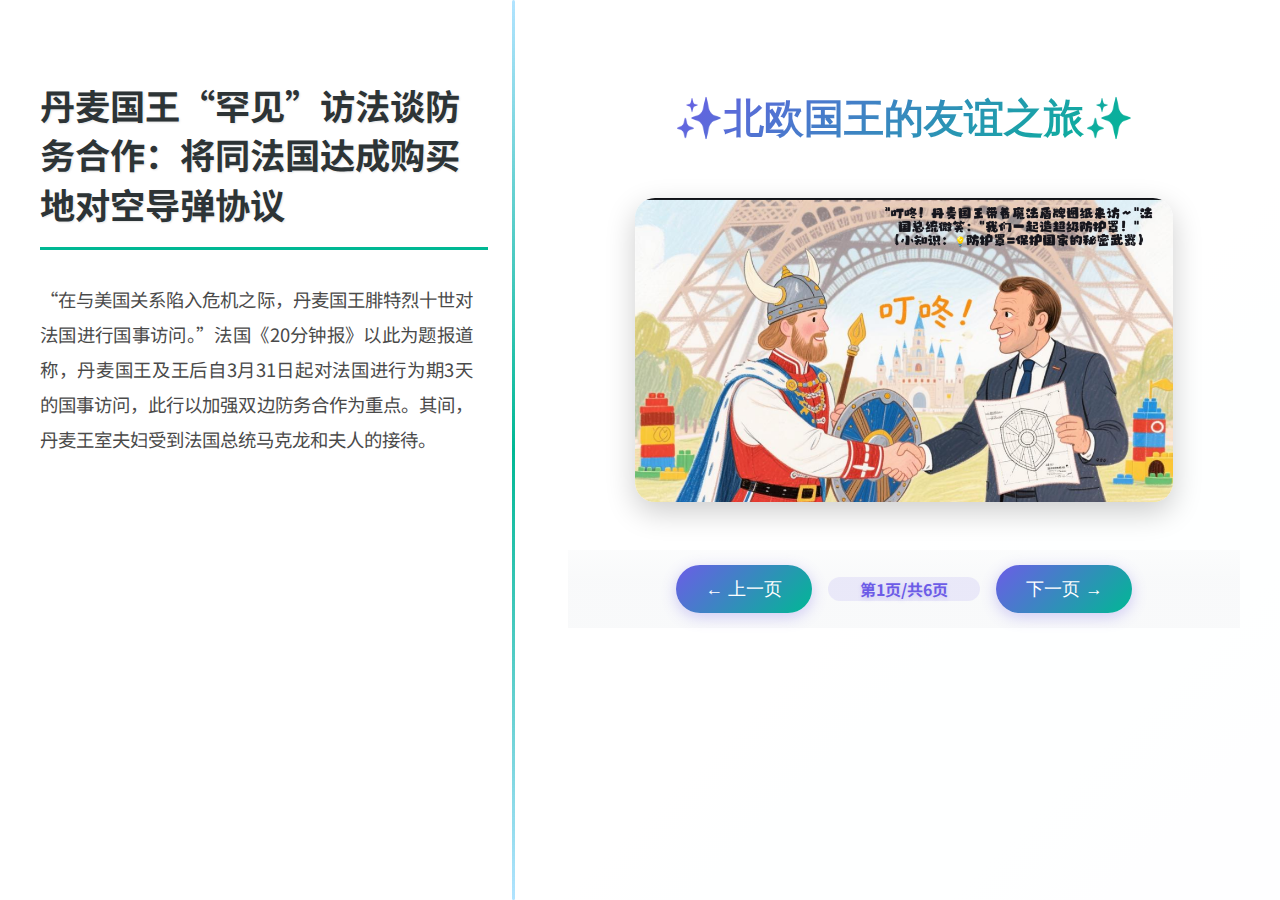
<file: 《北欧国王的友谊之旅》/index.html>
<!-- index.html -->
<!DOCTYPE html>
<html>
<head>
    <meta charset="UTF-8">
    <meta name="viewport" content="width=device-width, initial-scale=1.0">
    <title>北欧国王的友谊之旅</title>
    <link rel="stylesheet" href="./index.css">
</head>
<body>
<div class="container">
  <div class="left">
        <div class="title">丹麦国王“罕见”访法谈防务合作：将同法国达成购买地对空导弹协议</div>
        <div class="text">“在与美国关系陷入危机之际，丹麦国王腓特烈十世对法国进行国事访问。”法国《20分钟报》以此为题报道称，丹麦国王及王后自3月31日起对法国进行为期3天的国事访问，此行以加强双边防务合作为重点。其间，丹麦王室夫妇受到法国总统马克龙和夫人的接待。
        </div>
  </div>

  <div class="right">
     <h1>✨北欧国王的友谊之旅✨</h1>
     <img src="./images/1.png" alt="丹麦国王的法国之行">
     <!-- HTML部分修改 -->
    <div class="button-container">
      <button id="prev">← 上一页</button>
      <div class="page-wrapper">
          <span id="page-info" class="page-info">第1页/共6页</span>
      </div>
      <button id="next">下一页 →</button>
      <div id="page-alert" class="page-alert"></div>
    </div>
  </div>
</div>
<script src="./index.js"></script>
</body>
</html>
</file>
<file: 《北欧国王的友谊之旅》/index.css>
/* index.css */
@import url('https://fonts.googleapis.com/css2?family=Pacifico&family=Noto+Sans+SC:wght@300;500;700&display=swap');

body {
    margin: 0;
    background: linear-gradient(135deg, #f8f9fa 0%, #e9ecef 100%);
    font-family: 'Noto Sans SC', sans-serif;
    min-height: 100vh;
}

.container {
    height: 100vh;
    display: flex;
    position: relative;
    box-shadow: 0 0 30px rgba(0,0,0,0.1);
    max-width: 1600px;
    margin: 0 auto;
    align-items: flex-start;
}

/* 修改分割线样式 */
.container::after { 
    content: '';
    position: fixed;  /*####### 改为固定定位*/
    left: 40%;
    top: 0;           /*####### 从顶部开始*/
    height: 100vh;    /*####### 全屏高度 */
    width: 3px;
    background: linear-gradient(to bottom, 
        rgba(100,200,255,0.5) 0%,
        #00b894 50%,       /*####### 统一为左侧边框颜色*/   
        rgba(100,200,255,0.5) 100%);
    border-radius: 2px;
    z-index: 1;        /*####### 确保在背景上方*/
}

/* 统一背景 */
.left, .right {
    padding: 80px 40px 40px;
    overflow-y: auto;
    height: 100vh;
    box-sizing: border-box;
    background: rgba(255,255,255,0.95) !important;  /*####### 统一白色背景*/
}

.left {
    flex: 2;
    width: 40%;
}

/* 新增滚动条样式 */
.left::-webkit-scrollbar {  /*#######*/
    width: 6px;  /* 滚动条宽度 */
}

.left::-webkit-scrollbar-track {  /*#######*/
    background: rgba(255,255,255,0.1);
    border-radius: 3px;
}

.right {
    flex: 3;
    width: 60%;
    display: flex;
    flex-direction: column;
}

/* 标题居中样式 */
.right h1 {
    font-size: 2.5rem;
    margin: 0 auto 3rem;  /*####### 水平居中*/ 
    background: linear-gradient(135deg, #6c5ce7, #00b894);
    background-clip: text;
    -webkit-text-fill-color: transparent;
    position: relative;
    font-family: 'Pacifico', cursive;
    width: fit-content;    /*####### 自适应宽度*/
    text-align: center;   /*####### 文字居中*/
}

.title {
    font-size: 2.2rem;
    color: #2d3436;
    font-weight: 700;
    line-height: 1.4;
    margin: 0 0 2rem;
    padding-bottom: 1.2rem;
    border-bottom: 3px solid #00b894;
    text-shadow: 1px 1px 2px rgba(0,0,0,0.1);
}

.text {
    font-size: 1.15rem;
    line-height: 1.9;
    color: #4a4a4a;
    text-align: justify;
    hyphens: auto;
    padding-right: 15px;
}

img {
    width: 100%;
    max-width: 80%;
    height: auto;
    border-radius: 20px;
    box-shadow: 0 10px 30px rgba(0,0,0,0.2);
    transition: all 0.4s cubic-bezier(0.25, 0.46, 0.45, 0.94);
    margin: 0 auto 3rem;
    display: block;
}

img:hover {
    transform: translateY(-5px);
}

/* 按钮容器新样式 */
.button-container {
    position: sticky;
    bottom: 40px;
    z-index: 10;
    display: flex;
    justify-content: center;
    align-items: center;
    gap: 0;
    padding: 15px 0;
    background: linear-gradient(to top, 
        rgba(248,249,250,0.95) 60%,
        rgba(248,249,250,0.5) 100%);
}

button {
    padding: 12px 30px;
    font-size: 1.1rem;
    border: none;
    border-radius: 30px;
    background: linear-gradient(135deg, #6c5ce7 0%, #00b894 100%);
    color: white;
    cursor: pointer;
    transition: all 0.3s ease;
    box-shadow: 0 4px 15px rgba(108,92,231,0.3);
}

/* 新增页节信息样式 */
.page-wrapper {
    position: relative;
    display: flex;
    align-items: center;
    padding: 0 2rem;
    background: rgba(108,92,231,0.1);
    border-radius: 30px;
    margin: 0 1rem;
}

.page-info {
    font-size: 1rem;
    color: #6c5ce7;
    font-weight: 700;
    text-shadow: 0 2px 4px rgba(108,92,231,0.2);
    white-space: nowrap;
}

.page-alert {
    position: absolute;
    bottom: 100%;
    left: 50%;
    transform: translateX(-50%);
    background: rgba(108,92,231,0.9);
    color: white;
    padding: 8px 20px;
    border-radius: 20px;
    font-size: 0.9rem;
    opacity: 0;
    transition: opacity 0.3s ease;
    white-space: nowrap;
    pointer-events: none;
}

.page-alert.show {
    opacity: 1;
}

/* 响应式设计 */
@media (max-width: 1200px) {
    .container {
        flex-direction: column;
        height: auto;
        align-items: stretch;
    }
    
    .left, .right {
        width: 100% !important;
        height: auto;
        padding: 60px 30px 30px !important;
    }
    
    .container::after {
        display: none;
    }
    
    .button-container {
        position: static;
        background: transparent;
    }

    .right h1 {
        margin-bottom: 2rem;
    }
}

@media (max-width: 768px) {
    .title {
        font-size: 1.8rem;
        margin-bottom: 1.5rem;
    }
    
    .right h1 {
        font-size: 2rem !important;
        margin-bottom: 2rem;
    }
    
    img {
        max-width: 100%;
        margin-bottom: 2rem;
    }

    .left, .right {
        padding: 40px 20px 20px !important;
    }

    /* 移动端页节信息适配 */
    .page-wrapper {
        padding: 0 1rem;
        margin: 0 0.5rem;
    }
    
    .page-info {
        font-size: 0.9rem;
    }
    
    button {
        padding: 10px 20px;
        font-size: 1rem;
    }
    
    .page-alert {
        bottom: 110%;
        font-size: 0.8rem;
    }
}

@media (max-width: 480px) {
    .button-container {
        flex-wrap: wrap;
        gap: 1rem;
    }
    
    .page-wrapper {
        order: -1;
        width: 100%;
        justify-content: center;
        margin: 0;
        background: none;
    }
}

/* Firefox滚动条兼容 */
@supports (-moz-appearance:none) {
    .left {
        scrollbar-width: thin;
        scrollbar-color: #00b894 rgba(255,255,255,0.1);
    }
}
</file>
